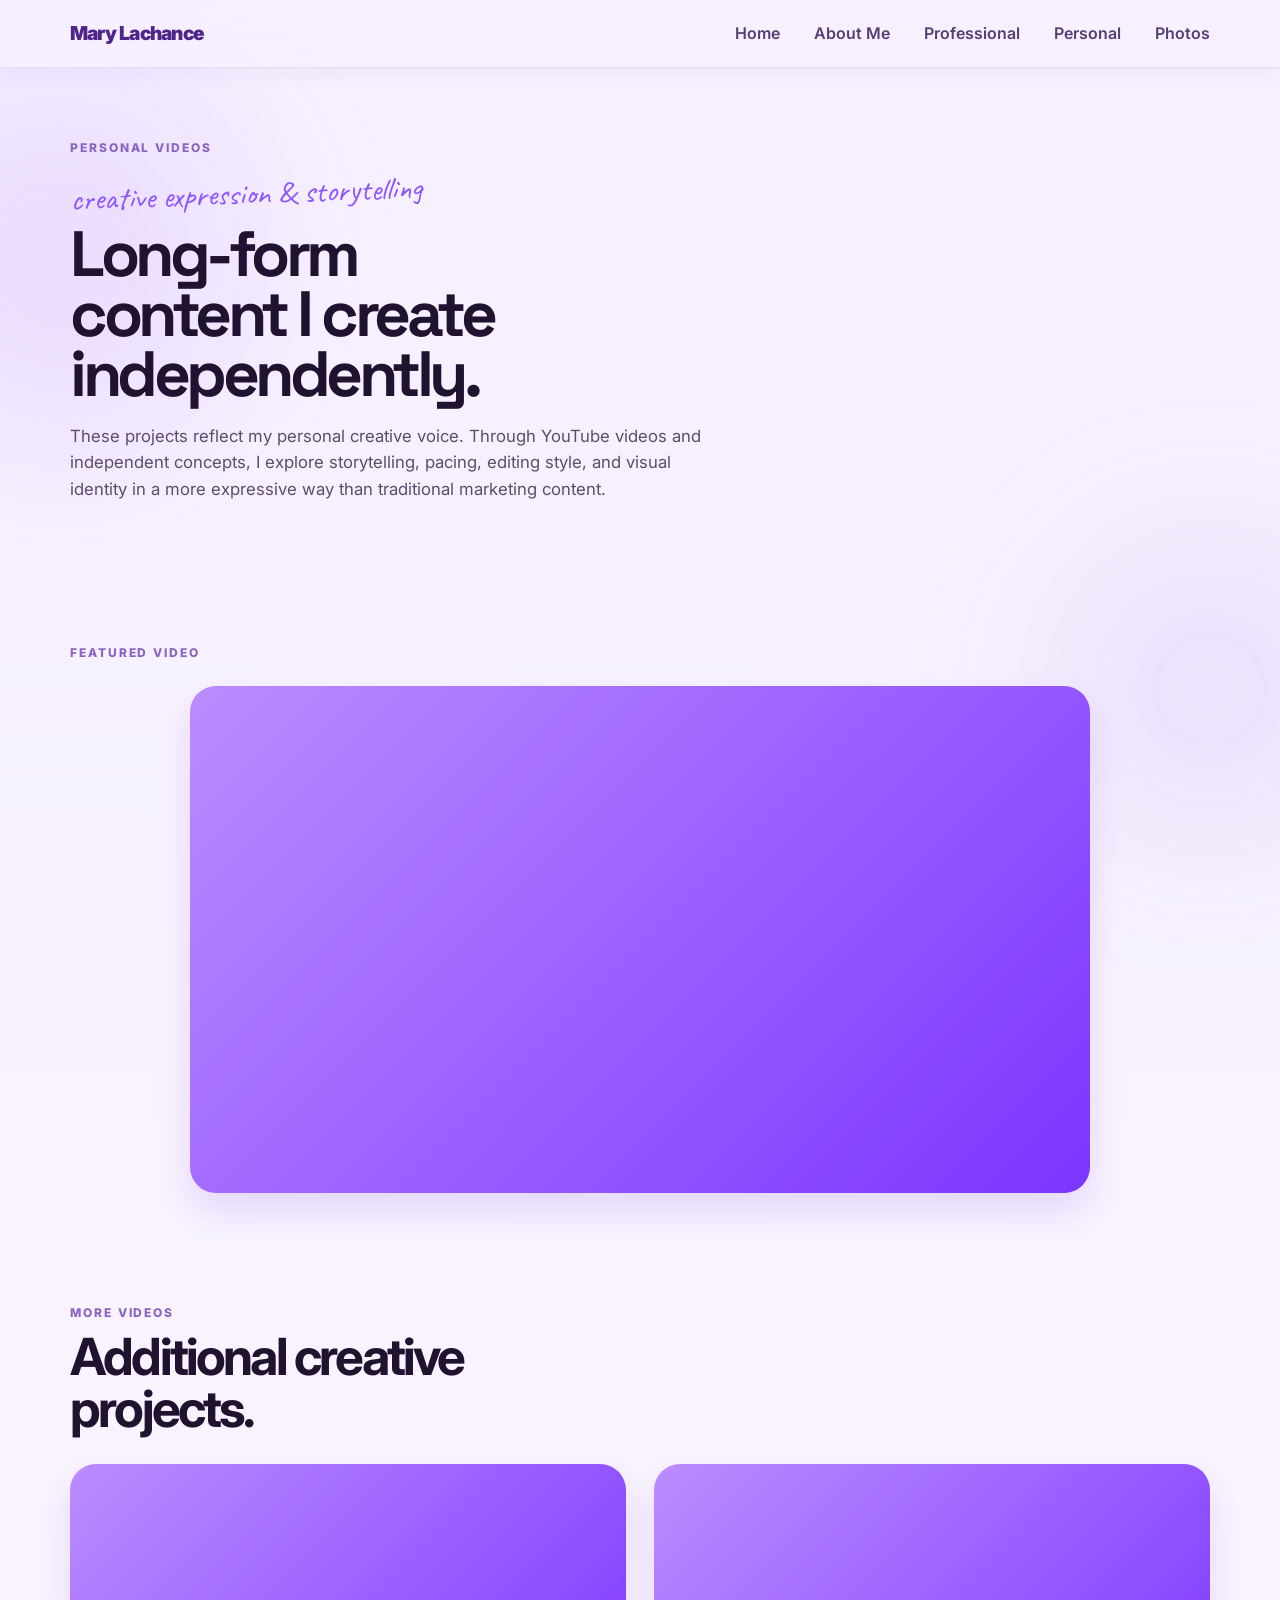
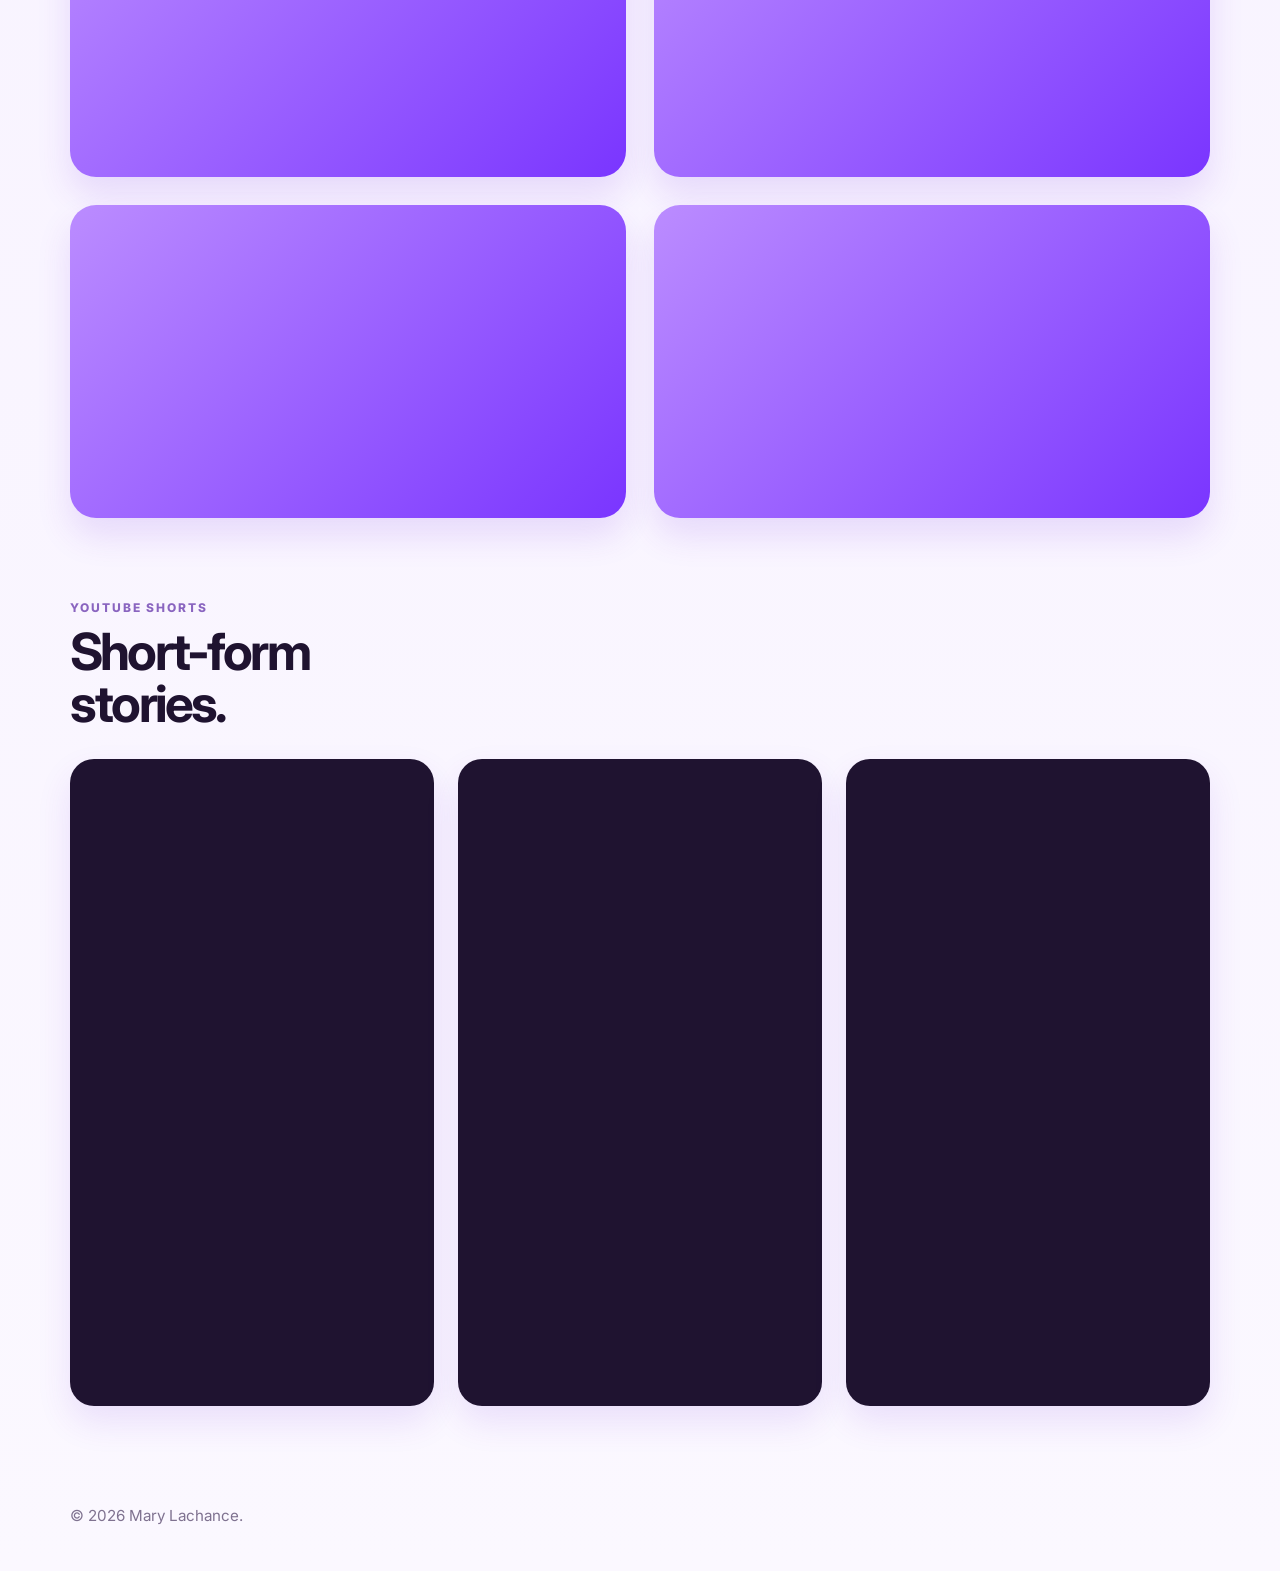
<file: personal.html>
<!DOCTYPE html>
<html lang="en">
<head>
  <meta charset="UTF-8" />
  <meta name="viewport" content="width=device-width, initial-scale=1.0" />
  <title>Personal Content | Mary Lachance</title>
  <link rel="stylesheet" href="style.css" />
</head>
<body>
  <div class="bg-orb orb-one"></div>
  <div class="bg-orb orb-two"></div>

  <header class="site-header">
    <nav class="navbar">
      <div class="logo"><a href="index.html">Mary Lachance</a></div>
      <ul class="nav-links">
  <li><a href="index.html">Home</a></li>
  <li><a href="about.html">About Me</a></li>
  <li><a href="professional.html">Professional</a></li>
  <li><a href="personal.html">Personal</a></li>
  <li><a href="photos.html">Photos</a></li>
</ul>
    </nav>
  </header>

  <main>
    <section class="subpage-hero">
      <div class="subpage-main">
        <p class="section-tag">Personal Videos</p>
        <p class="script-note section-script">creative expression & storytelling</p>
        <h1>Long-form content I create independently.</h1>
        <p class="subpage-intro">
          These projects reflect my personal creative voice. Through YouTube videos and independent concepts, I explore storytelling, pacing, editing style, and visual identity in a more expressive way than traditional marketing content.
        </p>
      </div>
    </section>
<section class="featured-video-section">
  <p class="section-tag">Featured Video</p>

  <div class="featured-youtube-wrap">
    <div class="youtube-frame">
      <iframe
        src="https://www.youtube.com/embed/oDjf-RXaOy0"
        title="YouTube video"
        allow="accelerometer; autoplay; clipboard-write; encrypted-media; gyroscope; picture-in-picture; web-share"
        allowfullscreen>
      </iframe>
    </div>
  </div>
</section>

    <section class="content-section" id="videos">
      <div class="section-heading">
        <p class="section-tag">More Videos</p>
        <h2>Additional creative projects.</h2>
      </div>

      <div class="youtube-grid">
        <div class="youtube-card">
          <div class="youtube-frame">
            <iframe
              src="https://www.youtube.com/embed/iouPGEyF3Co?si=onNGucOtjYOSIzYy"
        title="YouTube video"
        allow="accelerometer; autoplay; clipboard-write; encrypted-media; gyroscope; picture-in-picture; web-share"
        allowfullscreen>
            </iframe>
          </div>
        </div>

        <div class="youtube-card">
          <div class="youtube-frame">
            <iframe
              src="https://www.youtube.com/embed/c3FwcHIm1ng?si=DBEOSt0cR0dV9S43"
        title="YouTube video"
        allow="accelerometer; autoplay; clipboard-write; encrypted-media; gyroscope; picture-in-picture; web-share"
        allowfullscreen>
            </iframe>
          </div>
        </div>

        <div class="youtube-card">
          <div class="youtube-frame">
            <iframe
              src="https://www.youtube.com/embed/DXoUpY-foW4?si=NUte50hYjuyM2Y2o"
        title="YouTube video"
        allow="accelerometer; autoplay; clipboard-write; encrypted-media; gyroscope; picture-in-picture; web-share"
        allowfullscreen>
            </iframe>
          </div>
        </div>

        <div class="youtube-card">
          <div class="youtube-frame">
            <iframe
              src="https://www.youtube.com/embed/jRFBxzFSYM4?si=DpwmmYuuA4O4SVhu"
        title="YouTube video"
        allow="accelerometer; autoplay; clipboard-write; encrypted-media; gyroscope; picture-in-picture; web-share"
        allowfullscreen>
            </iframe>
          </div>
        </div>
      </div>
    </section>
<section class="content-section" id="youtube-shorts">
  <div class="section-heading">
    <p class="section-tag">YouTube Shorts</p>
    <h2>Short-form stories.</h2>
  </div>

  <div class="shorts-grid">
    <div class="shorts-frame">
      <iframe
        src="https://www.youtube.com/embed/WPTp151G8KM"
        title="YouTube Short 1"
        loading="lazy"
        allow="accelerometer; autoplay; clipboard-write; encrypted-media; gyroscope; picture-in-picture; web-share"
        allowfullscreen>
      </iframe>
    </div>

    <div class="shorts-frame">
      <iframe
        src="https://www.youtube.com/embed/GpQzfOF0fUc"
        title="YouTube Short 2"
        loading="lazy"
        allow="accelerometer; autoplay; clipboard-write; encrypted-media; gyroscope; picture-in-picture; web-share"
        allowfullscreen>
      </iframe>
    </div>

    <div class="shorts-frame">
      <iframe
        src="https://www.youtube.com/embed/l553DWqx4SM"
        title="YouTube Short 3"
        loading="lazy"
        allow="accelerometer; autoplay; clipboard-write; encrypted-media; gyroscope; picture-in-picture; web-share"
        allowfullscreen>
      </iframe>
    </div>
  </div>
</section>
  </main>

  <footer class="site-footer">
    <p>© 2026 Mary Lachance.</p>
  </footer>
</body>
</html>
</file>
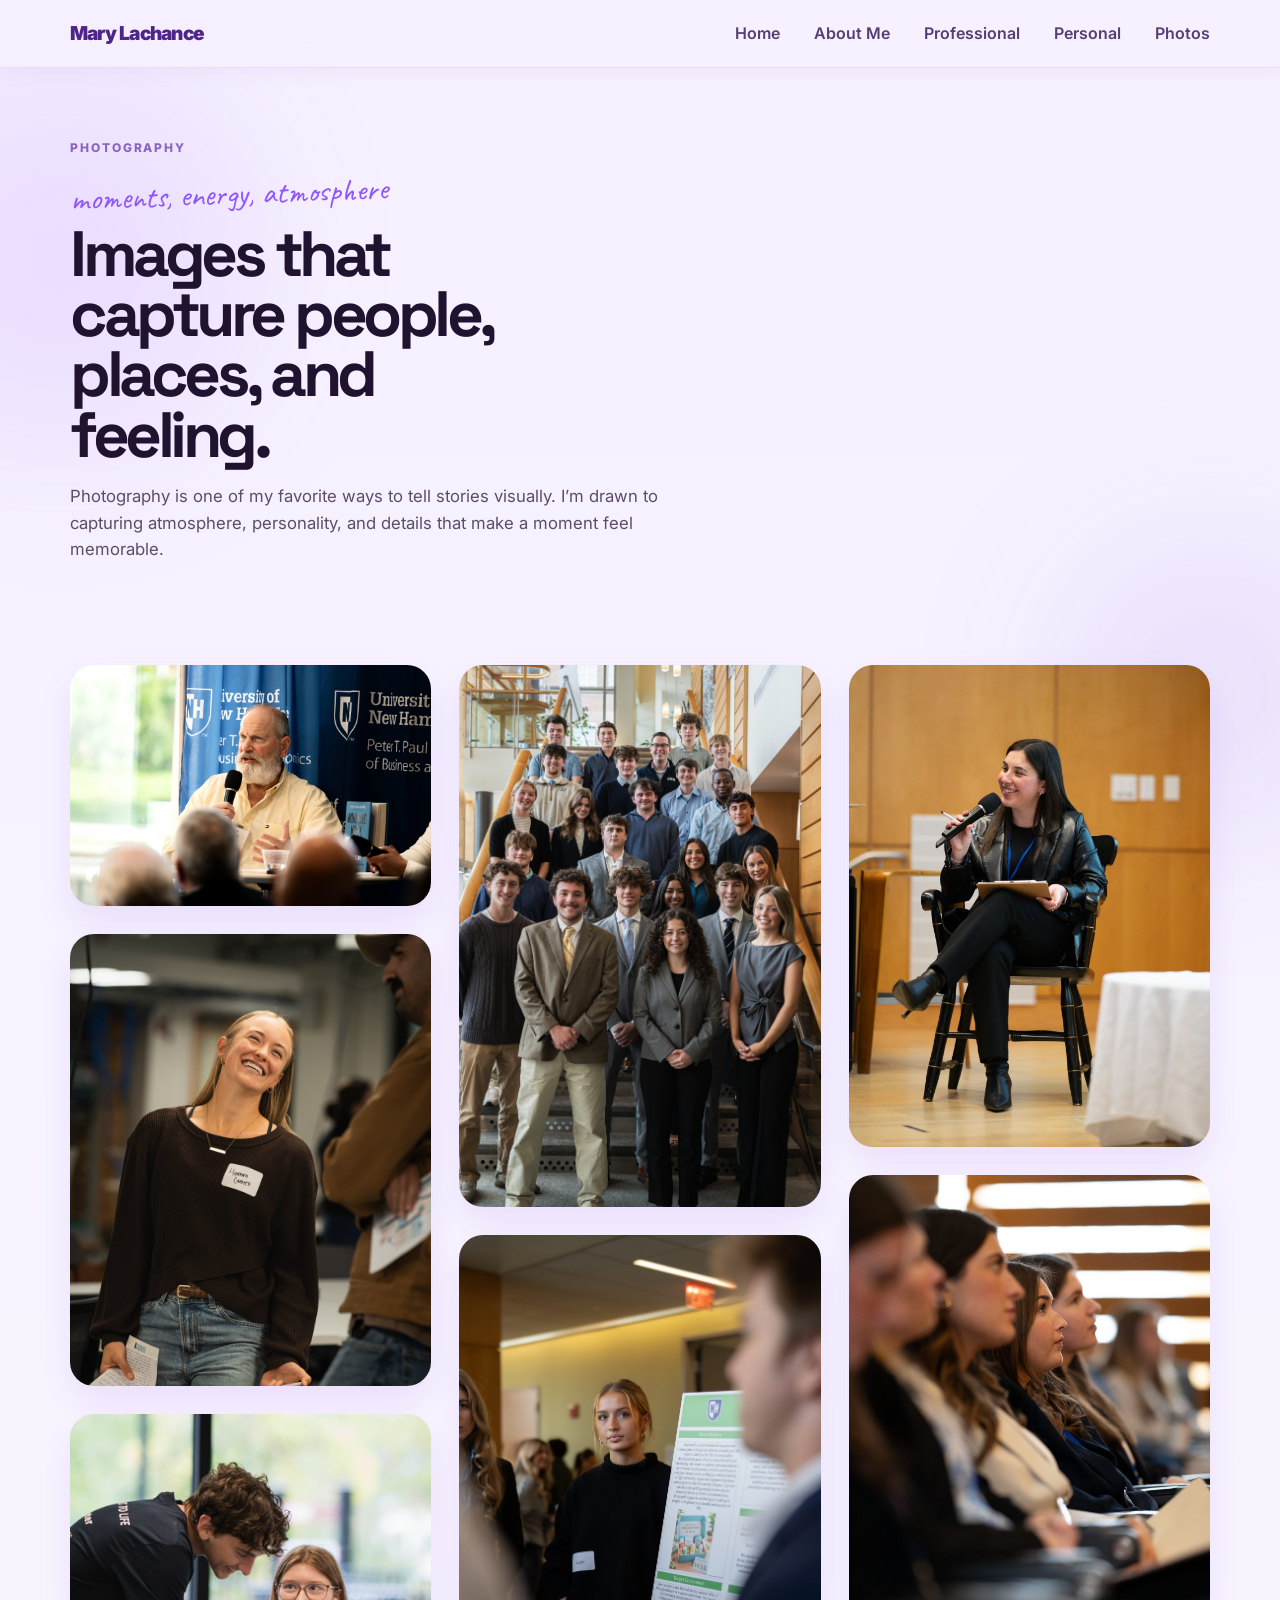
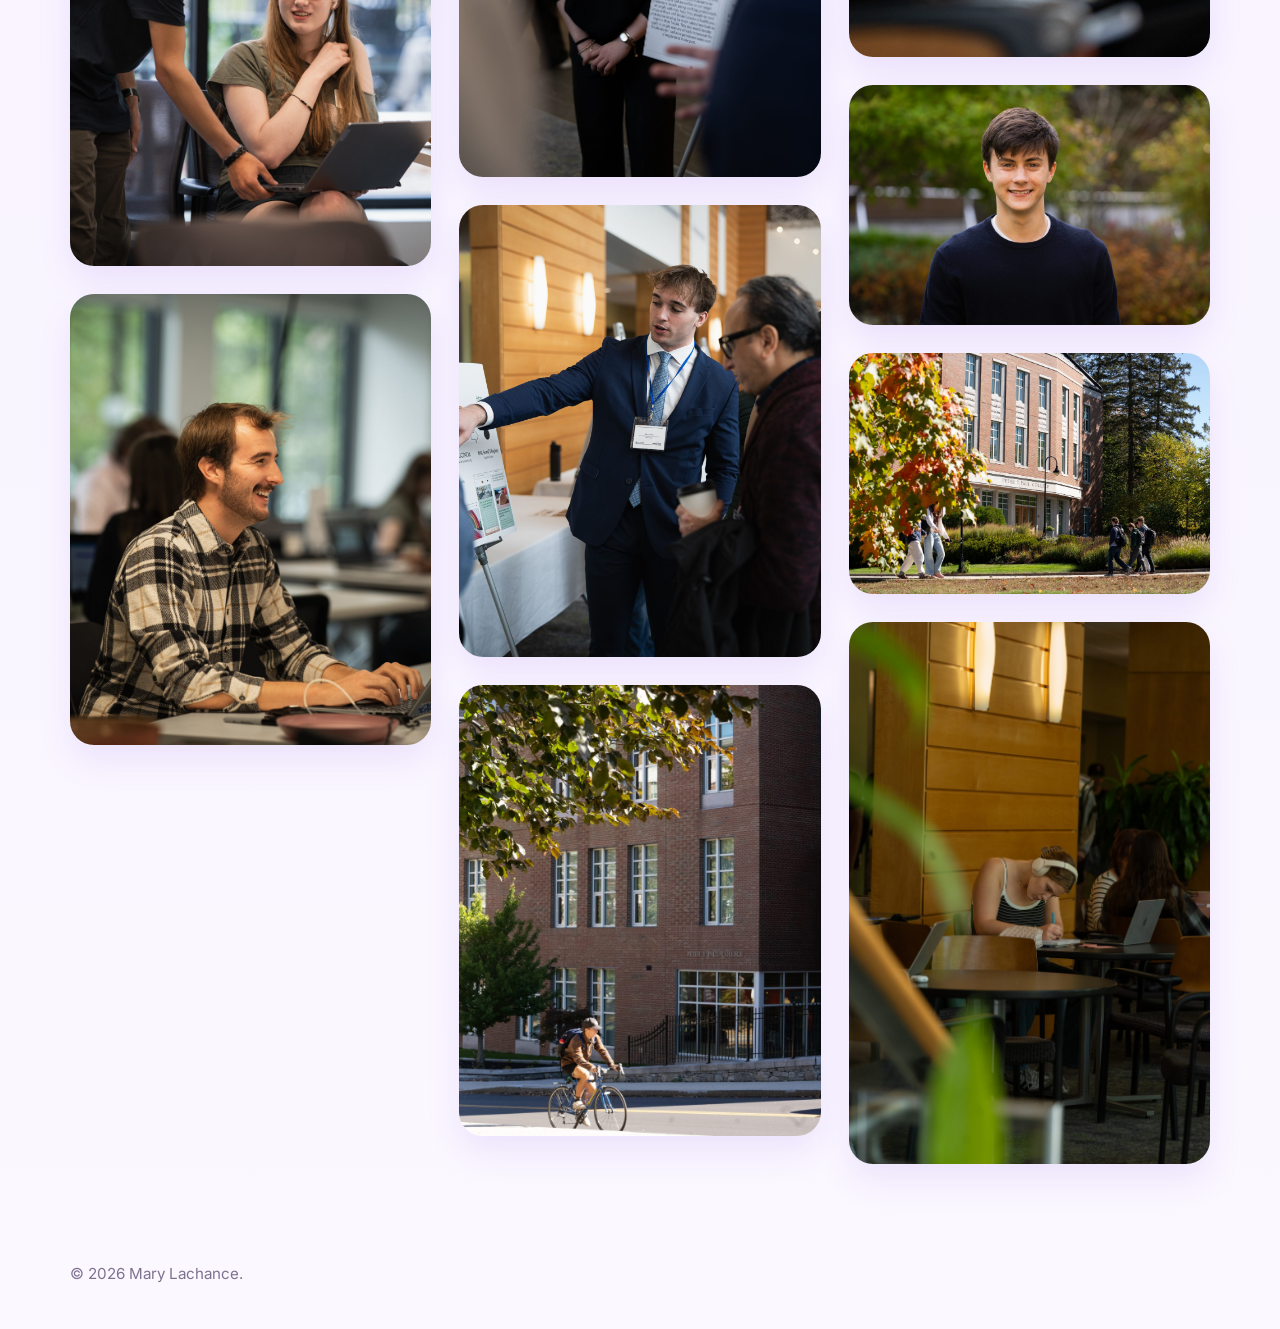
<file: photos.html>
<!DOCTYPE html>
<html lang="en">
<head>
  <meta charset="UTF-8" />
  <meta name="viewport" content="width=device-width, initial-scale=1.0" />
  <title>Photography | Mary Lachance</title>
  <link rel="stylesheet" href="style.css" />
</head>
<body>
  <div class="bg-orb orb-one"></div>
  <div class="bg-orb orb-two"></div>

  <header class="site-header">
    <nav class="navbar">
      <div class="logo"><a href="index.html">Mary Lachance</a></div>
      <ul class="nav-links">
  <li><a href="index.html">Home</a></li>
  <li><a href="about.html">About Me</a></li>
  <li><a href="professional.html">Professional</a></li>
  <li><a href="personal.html">Personal</a></li>
  <li><a href="photos.html">Photos</a></li>
</ul>
    </nav>
  </header>

  <main>
    <section class="subpage-hero">
      <div class="subpage-main">
        <p class="section-tag">Photography</p>
        <p class="script-note section-script">moments, energy, atmosphere</p>
        <h1>Images that capture people, places, and feeling.</h1>
        <p class="subpage-intro">
          Photography is one of my favorite ways to tell stories visually. I’m drawn to capturing atmosphere, personality, and details that make a moment feel memorable.
        </p>
      </div>
    </section>

    <section class="photo-gallery-section" id="gallery">
    

      <div class="photo-gallery-grid">
  <div class="gallery-item">
    <img src="images/DavidCote1.jpg"
         alt="Speaker at a Paul College event"
         loading="lazy">
  </div>

  <div class="gallery-item">
    <img src="images/ECenter1.jpg"
         alt="Participant at an ECenter event"
         loading="lazy">
  </div>

  <div class="gallery-item">
    <img src="images/ECenter2.jpg"
         alt="Students collaborating at the ECenter"
         loading="lazy">
  </div>

  <div class="gallery-item">
    <img src="images/ECenter3.jpg"
         alt="Student working at the ECenter"
         loading="lazy">
  </div>

  <div class="gallery-item">
    <img src="images/FIREURC1.jpg"
         alt="Group portrait at the FIRE undergraduate research conference"
         loading="lazy">
  </div>

  <div class="gallery-item">
    <img src="images/FIREURC2.jpg"
         alt="Student presenting at the FIRE undergraduate research conference"
         loading="lazy">
  </div>

  <div class="gallery-item">
    <img src="images/MACSMAC1.jpeg"
         alt="Discussion at a MACSMAC event"
         loading="lazy">
  </div>
 <div class="gallery-item">
    <img src="images/Scenic1.jpg"
         alt="Cyclist passing a campus building"
         loading="lazy">
  </div>
  <div class="gallery-item">
    <img src="images/MACSMAC2.jpeg"
         alt="Speaker seated onstage at a MACSMAC event"
         loading="lazy">
  </div>

  <div class="gallery-item">
    <img src="images/MACSMAC3.jpeg"
         alt="Audience members at a MACSMAC event"
         loading="lazy">
  </div>

  <div class="gallery-item">
    <img src="images/Ryan1.jpg"
         alt="Outdoor portrait of Ryan"
         loading="lazy">
  </div>


  <div class="gallery-item">
    <img src="images/Scenic2.jpg"
         alt="Campus buildings and fall foliage"
         loading="lazy">
  </div>

  <div class="gallery-item">
    <img src="images/Scenicc3.jpg"
         alt="Campus interior framed by greenery"
         loading="lazy">
  </div>
</div>


    </section>
  </main>

  <footer class="site-footer">
    <p>© 2026 Mary Lachance.</p>
  </footer>
</body>
</html>
</file>
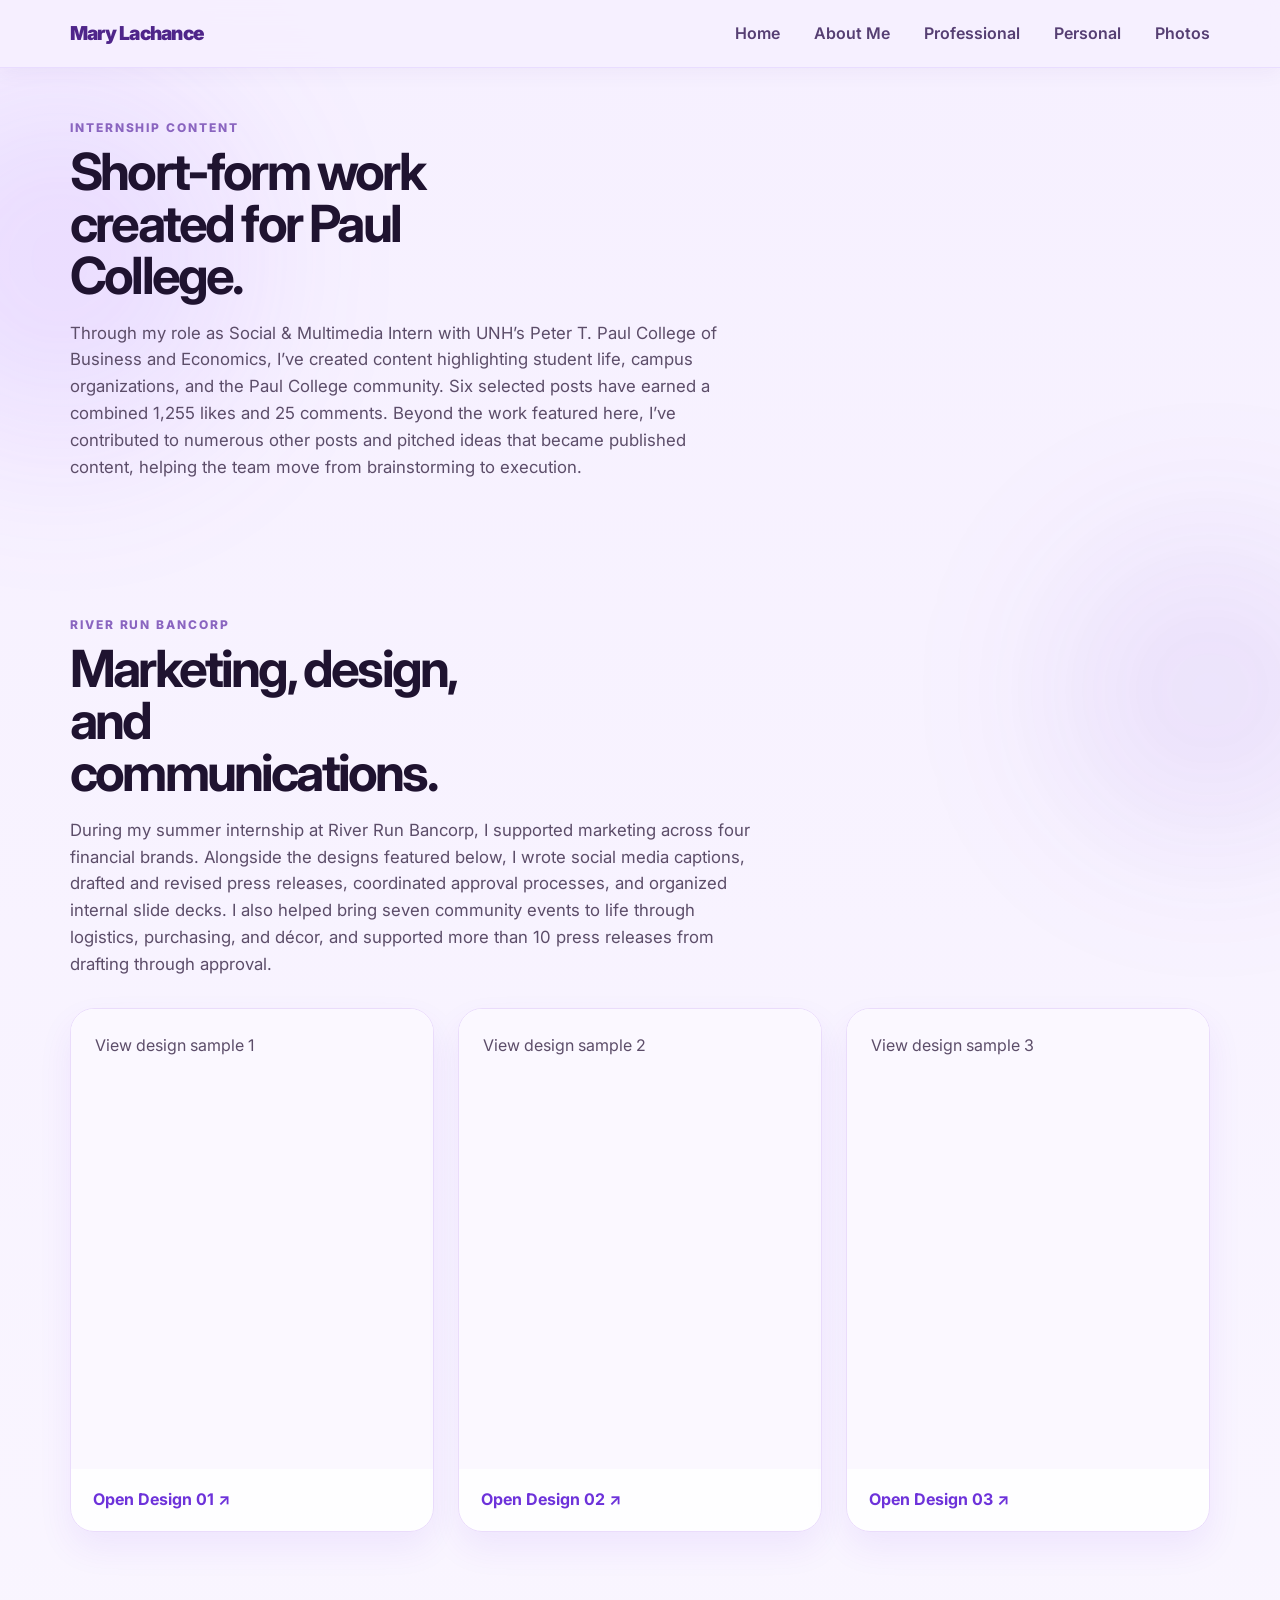
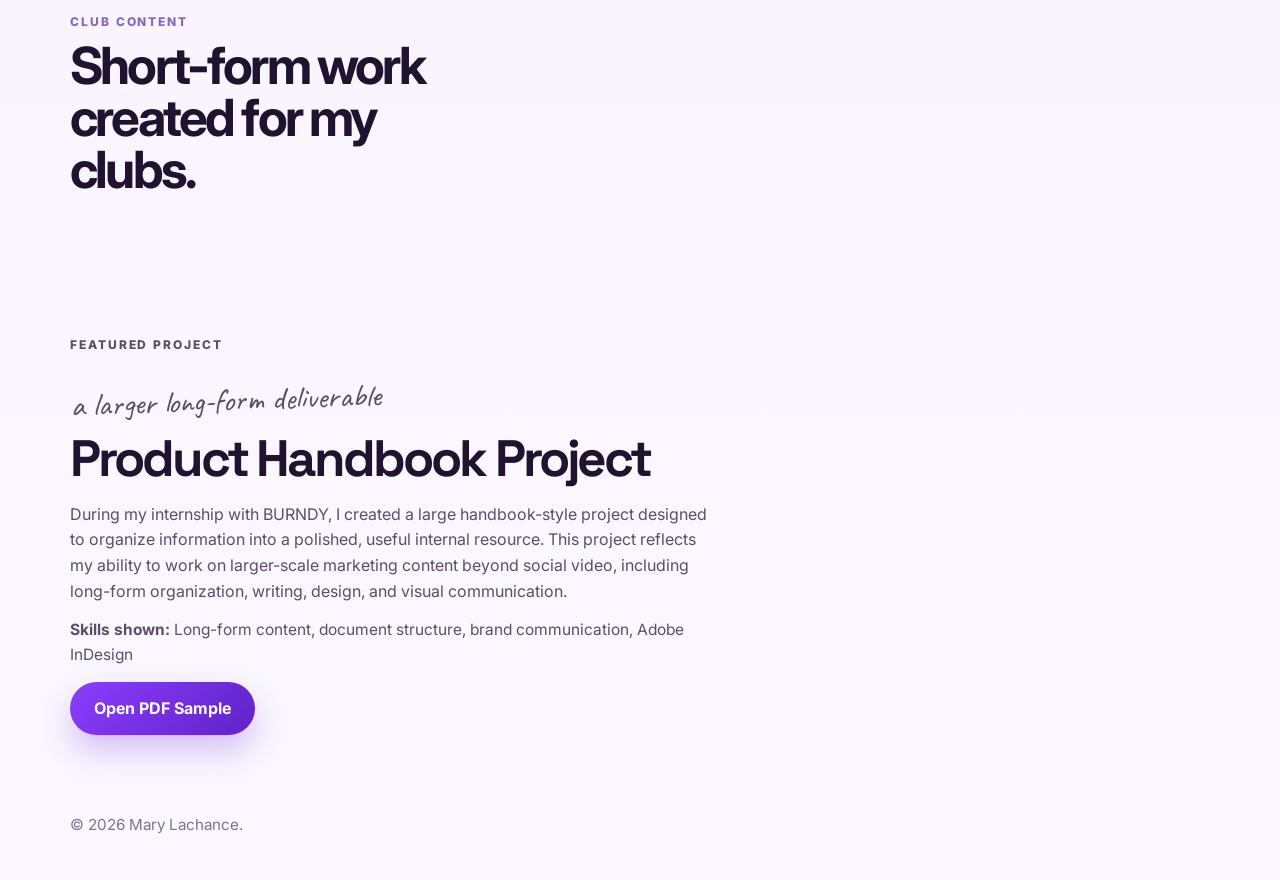
<file: professional.html>
<!DOCTYPE html>
<html lang="en">
<head>
  <meta charset="UTF-8" />
  <meta name="viewport" content="width=device-width, initial-scale=1.0" />
  <title>Professional Content | Mary Lachance </title>
  <link rel="stylesheet" href="style.css" />
</head>
<body>
  <div class="bg-orb orb-one"></div>
  <div class="bg-orb orb-two"></div>

  <header class="site-header">
    <nav class="navbar">
      <div class="logo"><a href="index.html">Mary Lachance</a></div>
      <ul class="nav-links">
  <li><a href="index.html">Home</a></li>
  <li><a href="about.html">About Me</a></li>
  <li><a href="professional.html">Professional</a></li>
  <li><a href="personal.html">Personal</a></li>
  <li><a href="photos.html">Photos</a></li>
</ul>
    </nav>
  </header>

  <main>

    <section class="content-section" id="internship">
      <div class="section-heading">
  <p class="section-tag">Internship Content</p>
  <h2>Short-form work created for Paul College.</h2>
  <p class="subpage-intro">
    Through my role as Social & Multimedia Intern with UNH’s Peter T. Paul College
    of Business and Economics, I’ve created content highlighting
    student life, campus organizations, and the Paul College community.
    Six selected posts have earned a combined 1,255 likes and
    25 comments. Beyond the work featured here, I’ve contributed to
    numerous other posts and pitched ideas that became published
    content, helping the team move from brainstorming to execution.
  </p>
</div>

  <div class="video-grid">
    <article class="video-card instagram-card">
      <blockquote class="instagram-media"
        data-instgrm-permalink="https://www.instagram.com/reel/DdMkSjTAfJI/"
        data-instgrm-version="14">
      </blockquote>
    </article>

  <article class="video-card instagram-card">
  <blockquote class="instagram-media"
    data-instgrm-permalink="https://www.instagram.com/reel/DYM1MeRO6LL/?utm_source=ig_web_copy_link&stkn=MzRlODBiNWFlZA"
    data-instgrm-version="14">
  </blockquote>
</article>

    <article class="video-card instagram-card">
  <blockquote class="instagram-media"
    data-instgrm-permalink="https://www.instagram.com/reel/DVw4PVvDtAG/?utm_source=ig_embed&amp;utm_campaign=loading"
    data-instgrm-version="14">
  </blockquote>
</article>
<article class="video-card instagram-card">
  <blockquote class="instagram-media"
    data-instgrm-permalink="https://www.instagram.com/p/DXXpItTlIDF/"
    data-instgrm-version="14">
  </blockquote>
</article>

<article class="video-card instagram-card">
  <blockquote class="instagram-media"
    data-instgrm-permalink="https://www.instagram.com/p/DR22vZUD8YN/"
    data-instgrm-version="14">
  </blockquote>
</article>

<article class="video-card instagram-card">
  <blockquote class="instagram-media"
    data-instgrm-permalink="https://www.instagram.com/p/Dez5XHtl8tS/?utm_source=ig_web_copy_link&cplk=MzRlODBiNWFlZA==&srtk=MzRlODBiNWFlZA=="
    data-instgrm-version="14">
  </blockquote>
</article>
</section>
<section class="content-section" id="river-run">
  <div class="section-heading">
    <p class="section-tag">River Run Bancorp</p>
    <h2>Marketing, design, and communications.</h2>
    <p class="subpage-intro">
      During my summer internship at River Run Bancorp, I supported
      marketing across four financial brands. Alongside the designs
      featured below, I wrote social media captions, drafted and
      revised press releases, coordinated approval processes, and
      organized internal slide decks. I also helped bring seven
      community events to life through logistics, purchasing, and
      décor, and supported more than 10 press releases from drafting
      through approval.
    </p>
  </div>

  <div class="river-run-grid">
    <article class="river-run-card">
      <object
        class="river-run-preview"
        data="images/RR1.pdf"
        type="application/pdf"
        aria-label="River Run design sample 1">
        <p>
          <a href="images/RR1.pdf" target="_blank" rel="noopener">
            View design sample 1
          </a>
        </p>
      </object>
      <a class="river-run-link"
         href="images/RR1.pdf"
         target="_blank"
         rel="noopener">
        Open Design 01 ↗
      </a>
    </article>

    <article class="river-run-card">
      <object
        class="river-run-preview"
        data="images/RR2.pdf"
        type="application/pdf"
        aria-label="River Run design sample 2">
        <p>
          <a href="images/RR2.pdf" target="_blank" rel="noopener">
            View design sample 2
          </a>
        </p>
      </object>
      <a class="river-run-link"
         href="images/RR2.pdf"
         target="_blank"
         rel="noopener">
        Open Design 02 ↗
      </a>
    </article>

    <article class="river-run-card">
      <object
        class="river-run-preview"
        data="images/RR3.pdf"
        type="application/pdf"
        aria-label="River Run design sample 3">
        <p>
          <a href="images/RR3.pdf" target="_blank" rel="noopener">
            View design sample 3
          </a>
        </p>
      </object>
      <a class="river-run-link"
         href="images/RR3.pdf"
         target="_blank"
         rel="noopener">
        Open Design 03 ↗
      </a>
    </article>
  </div>
</section>
 <section class="content-section" id="clubs">
      <div class="section-heading">
        <p class="section-tag">Club Content</p>
        <h2>Short-form work created for my clubs.</h2>
      </div>

  <div class="video-grid">
    <article class="video-card instagram-card">
  <blockquote class="instagram-media"
    data-instgrm-permalink="https://www.instagram.com/reel/DPmu6oOjSUO/?utm_source=ig_embed&amp;utm_campaign=loading"
    data-instgrm-version="14">
  </blockquote>
</article>

  <article class="video-card instagram-card">
  <blockquote class="instagram-media"
    data-instgrm-permalink="https://www.instagram.com/reel/DQ4WW7rjbjc/?utm_source=ig_embed&amp;utm_campaign=loading"
    data-instgrm-version="14">
  </blockquote>
</article>

    <article class="video-card instagram-card">
  <blockquote class="instagram-media"
    data-instgrm-permalink="https://www.instagram.com/reel/DU9hpVwDck1/?utm_source=ig_embed&amp;utm_campaign=loading"
    data-instgrm-version="14">
  </blockquote>
</article>
</section>
    <section class="featured-project-block" id="featured-project">
      <div class="featured-project-text">
        <p class="section-tag">Featured Project</p>
        <p class="script-note section-script">a larger long-form deliverable</p>
        <h2>Product Handbook Project</h2>
        <p>
          During my internship with BURNDY, I created a large handbook-style project designed to organize information into a polished, useful internal resource. This project reflects my ability to work on larger-scale marketing content beyond social video, including long-form organization, writing, design, and visual communication.
        </p>
        <p class="meta-line"><strong>Skills shown:</strong> Long-form content, document structure, brand communication, Adobe InDesign</p>
        <a href="images/BOK.pdf" class="btn btn-dark" target="_blank">Open PDF Sample</a>
      </div>
    </section>
  </main>

  <footer class="site-footer">
    <p>© 2026 Mary Lachance.</p>
  </footer>
<script async src="https://www.instagram.com/embed.js"></script>
</body>
</html>
</file>
<file: style.css>
@import url('https://fonts.googleapis.com/css2?family=Inter:wght@400;500;600;700;800;900&family=Caveat:wght@600&family=Space+Grotesk:wght@500;700&display=swap');


* {
  margin: 0;
  padding: 0;
  box-sizing: border-box;
}

html {
  scroll-behavior: smooth;
}

body {
  font-family: 'Inter', sans-serif;
  background: linear-gradient(180deg, #f6f0ff 0%, #fbf8ff 100%);
  color: #1f1330;
  line-height: 1.6;
  overflow-x: hidden;
  position: relative;
}

a {
  text-decoration: none;
  color: inherit;
}

.bg-orb {
  position: fixed;
  border-radius: 50%;
  filter: blur(90px);
  opacity: 0.55;
  z-index: -2;
  pointer-events: none;
}

.orb-one {
  width: 360px;
  height: 360px;
  background: rgba(156, 92, 255, 0.25);
  top: 80px;
  left: -120px;
}

.orb-two {
  width: 300px;
  height: 300px;
  background: rgba(112, 58, 210, 0.18);
  right: -80px;
  top: 540px;
}


/* Sticky navigation - desktop and mobile */
.site-header {
  padding: 18px 0;
  position: sticky;
  top: 0;
  z-index: 1000;

  /* Matches your existing lavender website aesthetic */
  background: rgba(246, 240, 255, 0.94);
  backdrop-filter: blur(14px);
  -webkit-backdrop-filter: blur(14px);

  border-bottom: 1px solid rgba(143, 85, 255, 0.12);
  box-shadow: 0 4px 20px rgba(79, 37, 138, 0.05);
}


.navbar,
.hero,
.about-section,
.featured-section,
.contact-section,
.site-footer {
  width: min(1140px, 90%);
  margin: 0 auto;
}

.navbar {
  display: flex;
  justify-content: space-between;
  align-items: center;
}

.logo {
  font-size: 1.2rem;
  font-weight: 900;
  letter-spacing: -0.04em;
  color: #4f258a;
}

.nav-links {
  display: flex;
  gap: 34px;
  list-style: none;
}

.nav-links a {
  color: #563f73;
  font-weight: 600;
  position: relative;
  transition: color 0.2s ease;
}

.nav-links a::after {
  content: "";
  position: absolute;
  left: 0;
  bottom: -5px;
  width: 0;
  height: 2px;
  background: linear-gradient(90deg, #7a35ff, #bb8cff);
  transition: width 0.25s ease;
}

.nav-links a:hover {
  color: #6b2ed9;
}

.nav-links a:hover::after {
  width: 100%;
}

.hero {
  min-height: 88vh;
  display: grid;
  grid-template-columns: 1.1fr 0.9fr;
  align-items: center;
  gap: 44px;
  padding: 40px 0 90px;
}

.eyebrow,
.section-tag,
.mini-label,
.card-kicker {
  text-transform: uppercase;
  letter-spacing: 0.16em;
  font-size: 0.75rem;
  font-weight: 800;
  color: #8a65c0;
}

.script-note {
  font-family: 'Caveat', cursive;
  font-size: 2rem;
  color: #8f55ff;
  margin-top: 6px;
  margin-bottom: 8px;
  transform: rotate(-2deg);
}

.hero h1 {
  font-family: 'Space Grotesk', sans-serif;
  font-size: clamp(3.4rem, 7vw, 6rem);
  line-height: 0.9;
  letter-spacing: -0.08em;
  max-width: 8.5ch;
  margin-top: 8px;
}

.hero-description {
  margin-top: 24px;
  max-width: 580px;
  font-size: 1.08rem;
  color: #5b496d;
}

.hero-buttons {
  display: flex;
  gap: 16px;
  margin-top: 34px;
  flex-wrap: wrap;
}

.btn {
  display: inline-block;
  padding: 14px 24px;
  border-radius: 999px;
  font-weight: 700;
  transition: transform 0.2s ease, box-shadow 0.2s ease, background 0.2s ease;
}

.btn:hover {
  transform: translateY(-3px);
}

.btn-dark {
  background: linear-gradient(135deg, #8b3dff, #5f22c7);
  color: white;
  box-shadow: 0 16px 32px rgba(110, 53, 210, 0.28);
}

.btn-dark:hover {
  box-shadow: 0 20px 36px rgba(110, 53, 210, 0.34);
}

.btn-light {
  border: 1px solid #d7c6f7;
  background: rgba(255, 255, 255, 0.7);
  color: #4f2f6f;
}

.hero-tags {
  display: flex;
  gap: 12px;
  flex-wrap: wrap;
  margin-top: 28px;
}

.hero-tags span {
  padding: 9px 14px;
  border-radius: 999px;
  background: rgba(143, 85, 255, 0.1);
  border: 1px solid rgba(143, 85, 255, 0.16);
  color: #6937b7;
  font-size: 0.93rem;
  font-weight: 600;
}

.hero-visual {
  position: relative;
  min-height: 540px;
}

.visual-main {
  position: absolute;
  right: 20px;
  top: 40px;
  width: 78%;
  height: 390px;
  border-radius: 34px;
  box-shadow: 0 30px 60px rgba(92, 39, 180, 0.28);
  overflow: hidden;
  transform: rotate(2deg);
  background: #8a4cff;
}

.hero-photo {
  width: 100%;
  height: 100%;
  object-fit: cover;
  display: block;
}

.visual-overlay {
  position: absolute;
  inset: 0;
  background: linear-gradient(
    180deg,
    rgba(111, 49, 221, 0.18) 0%,
    rgba(76, 22, 160, 0.42) 100%
  );
  z-index: 1;
}


.visual-main::before {
  content: "";
  position: absolute;
  inset: 18px;
  border-radius: 26px;
  border: 1px solid rgba(255, 255, 255, 0.25);
}

.visual-main::after {
  content: "";
  position: absolute;
  width: 220px;
  height: 220px;
  background: rgba(255, 255, 255, 0.14);
  border-radius: 50%;
  top: -40px;
  right: -30px;
}

.visual-overlay-text {
  position: absolute;
  left: 34px;
  bottom: 34px;
  color: white;
  z-index: 2;
}

.visual-overlay-text .mini-label {
  color: rgba(255, 255, 255, 0.75);
  margin-bottom: 8px;
}

.visual-overlay-text h3 {
  font-size: 2rem;
  line-height: 1;
  max-width: 10ch;
  letter-spacing: -0.05em;
  text-shadow: 0 8px 24px rgba(0, 0, 0, 0.18);
}


.floating-card {
  position: absolute;
  background: rgba(255, 255, 255, 0.82);
  backdrop-filter: blur(12px);
  border: 1px solid rgba(139, 61, 255, 0.12);
  border-radius: 24px;
  padding: 20px 22px;
  box-shadow: 0 16px 28px rgba(74, 31, 148, 0.12);
  max-width: 250px;
}

.floating-card p:last-child {
  color: #563f73;
  font-size: 0.97rem;
  margin-top: 6px;
}

.top-card {
  left: 0;
  top: 0;
}

.bottom-card {
  right: 0;
  bottom: 20px;
}

.sparkle {
  position: absolute;
  color: #9a63ff;
  font-size: 1.5rem;
  opacity: 0.9;
}

.sparkle-one {
  top: -40px;
  left: 70px;
}

.sparkle-two {
  bottom: 70px;
  left: 95px;
}

.about-section {
  display: grid;
  grid-template-columns: 1.1fr 0.9fr;
  gap: 30px;
  align-items: start;
  padding: 85px 0;
}

.section-script {
  margin-bottom: 2px;
}

.about-text-column h2,
.section-heading h2,
.contact-section h2 {
  font-size: clamp(2.2rem, 4vw, 3.3rem);
  line-height: 1.02;
  letter-spacing: -0.055em;
  margin: 8px 0 18px;
  max-width: 12ch;
}

.about-text {
  max-width: 720px;
  color: #584867;
  font-size: 1.05rem;
}

.subtle-line {
  margin-top: 18px;
  font-weight: 600;
  color: #7f4fcb;
}

.skills-panel {
  background: linear-gradient(180deg, rgba(255, 255, 255, 0.86), rgba(248, 241, 255, 0.88));
  border: 1px solid #e7daf9;
  border-radius: 30px;
  padding: 30px;
  box-shadow: 0 20px 40px rgba(109, 51, 209, 0.08);
}

.skills-title {
  font-size: 0.9rem;
  text-transform: uppercase;
  letter-spacing: 0.16em;
  font-weight: 900;
  color: #7e59ae;
  margin-bottom: 18px;
}

.skills-pills {
  display: flex;
  flex-wrap: wrap;
  gap: 12px;
}

.skills-pills span {
  padding: 11px 15px;
  border-radius: 999px;
  background: linear-gradient(135deg, #f0e6ff, #e6d7ff);
  color: #5d35a0;
  border: 1px solid #dac6fb;
  font-size: 0.95rem;
  font-weight: 600;
  transition: transform 0.2s ease, box-shadow 0.2s ease;
}

.skills-pills span:hover {
  transform: translateY(-2px);
  box-shadow: 0 10px 18px rgba(122, 53, 255, 0.12);
}

.featured-section {
  padding: 90px 0;
}

.section-heading {
  margin-bottom: 30px;
}

.card-grid {
  display: grid;
  grid-template-columns: repeat(3, 1fr);
  gap: 24px;
  align-items: start;
}

.work-card {
  background: rgba(255, 255, 255, 0.84);
  border: 1px solid #eadcfb;
  border-radius: 28px;
  overflow: hidden;
  box-shadow: 0 16px 34px rgba(117, 53, 224, 0.08);
  transition: transform 0.22s ease, box-shadow 0.22s ease;
}

.work-card:hover {
  transform: translateY(-10px);
  box-shadow: 0 22px 42px rgba(117, 53, 224, 0.16);
}

.featured-middle {
  transform: translateY(24px);
}

.featured-middle:hover {
  transform: translateY(14px);
}

.card-image {
  height: 240px;
  position: relative;
  overflow: hidden;
}

.card-image::after {
  content: "";
  position: absolute;
  width: 180px;
  height: 180px;
  border-radius: 50%;
  background: rgba(255, 255, 255, 0.12);
  right: -20px;
  top: -20px;
}

.card-number {
  position: absolute;
  left: 20px;
  bottom: 14px;
  font-size: 4rem;
  font-weight: 900;
  letter-spacing: -0.08em;
  color: rgba(255, 255, 255, 0.78);
}

.purple-one {
  background: linear-gradient(135deg, #8f54ff, #5a20cb);
}

.purple-two {
  background: linear-gradient(135deg, #bb8cff, #7a35ff);
}

.purple-three {
  background: linear-gradient(135deg, #c89eff, #6f35db);
}

.card-content {
  padding: 24px;
}

.card-kicker {
  margin-bottom: 10px;
}

.card-content h3 {
  font-size: 1.45rem;
  line-height: 1.03;
  letter-spacing: -0.045em;
  margin-bottom: 12px;
}

.card-content p {
  color: #5d4f6a;
  margin-bottom: 16px;
}

.card-content a {
  color: #6d32da;
  font-weight: 800;
}

.card-content a:hover {
  color: #531db6;
}

.contact-section {
  padding: 90px 0 34px;
}

.contact-text {
  max-width: 600px;
  color: #5d4f6a;
  margin: 12px 0 24px;
}

.site-footer {
  padding: 28px 0 42px;
  color: #7f7290;
  font-size: 0.95rem;
}

@media (max-width: 980px) {
  .hero,
  .about-section {
    grid-template-columns: 1fr;
  }

  .hero {
    min-height: auto;
    padding-top: 20px;
  }

  .hero h1 {
    max-width: 100%;
  }

  .hero-visual {
    min-height: 500px;
    margin-top: 10px;
  }

  .visual-main {
    width: 74%;
  }

  .card-grid {
    grid-template-columns: 1fr;
  }

  .featured-middle {
    transform: translateY(0);
  }

  .featured-middle:hover {
    transform: translateY(-10px);
  }
}

@media (max-width: 640px) {
  .navbar {
    flex-direction: column;
    gap: 18px;
  }

  .nav-links {
    gap: 18px;
    flex-wrap: wrap;
    justify-content: center;
  }

  .hero-buttons {
    flex-direction: column;
    align-items: flex-start;
  }

  .hero-visual {
    min-height: 460px;
  }

  .visual-main {
    position: relative;
    width: 100%;
    right: 0;
    top: 40px;
    height: 300px;
  }

  .top-card,
  .bottom-card {
    position: absolute;
    max-width: 210px;
  }

  .top-card {
    top: 0;
    left: 0;
  }

  .bottom-card {
    right: 0;
    bottom: 10px;
  }

  .script-note {
    font-size: 1.65rem;
  }

  .card-number {
    font-size: 3.2rem;
  }
}
.subpage-hero,
.content-section,
.featured-project-block {
  width: min(1140px, 90%);
  margin: 0 auto;
}

.subpage-hero {
  padding: 70px 0 60px;
  display: grid;
  grid-template-columns: 1.15fr 0.85fr;
  gap: 28px;
  align-items: end;
}

.subpage-hero h1 {
  font-family: 'Space Grotesk', sans-serif;
  font-size: clamp(2.8rem, 5vw, 4.6rem);
  line-height: 0.94;
  letter-spacing: -0.07em;
  max-width: 11ch;
  margin: 10px 0 18px;
}

.subpage-intro {
  max-width: 680px;
  font-size: 1.05rem;
  color: #5c4d69;
}

.subpage-sidecard {
  background: rgba(255, 255, 255, 0.82);
  border: 1px solid #eadcfb;
  border-radius: 28px;
  padding: 28px;
  box-shadow: 0 16px 34px rgba(117, 53, 224, 0.08);
}

.subpage-sidecard h3 {
  font-family: 'Space Grotesk', sans-serif;
  font-size: 1.5rem;
  line-height: 1;
  letter-spacing: -0.05em;
  margin: 10px 0 14px;
  color: #24182e;
}

.subpage-sidecard p {
  color: #5d4f6a;
  margin-bottom: 12px;
}

.quick-pills {
  display: flex;
  flex-wrap: wrap;
  gap: 10px;
  margin-top: 14px;
}

.quick-pills span {
  padding: 9px 13px;
  border-radius: 999px;
  background: linear-gradient(135deg, #f0e6ff, #e6d7ff);
  color: #5d35a0;
  border: 1px solid #dac6fb;
  font-size: 0.9rem;
  font-weight: 600;
}


.content-section {
  padding: 50px 0 30px;
}

.video-grid {
  display: grid;
  grid-template-columns: repeat(3, 1fr);
  gap: 24px;
  margin-top: 28px;
}

.video-card {
  background: transparent;
  border: none;
  box-shadow: none;
  padding: 0;
  display: block;
}

.video-frame {
  width: 100%;
  aspect-ratio: 9 / 16;
  border-radius: 24px;
  overflow: hidden;
  background: linear-gradient(135deg, #8f54ff, #5a20cb);
  box-shadow: 0 16px 34px rgba(117, 53, 224, 0.12);
}

.video-frame iframe,
.video-frame video,
.video-frame img {
  width: 100%;
  height: 100%;
  border: 0;
  display: block;
}

.video-info {
  display: none;
}

@media (max-width: 900px) {
  .subpage-hero,
  .featured-project-block {
    grid-template-columns: 1fr;
  }

  .video-grid {
    grid-template-columns: repeat(2, 1fr);
  }
}

@media (max-width: 640px) {
  .video-grid {
    grid-template-columns: 1fr;
  }
}


.meta-line {
  font-size: 0.97rem;
}

.featured-project-block {
  padding: 80px 0 50px;
  display: grid;
  grid-template-columns: 1.15fr 0.85fr;
  gap: 28px;
  align-items: center;
}

.featured-project-text h2 {
  font-family: 'Space Grotesk', sans-serif;
  font-size: clamp(2.3rem, 4vw, 3.5rem);
  line-height: 0.98;
  letter-spacing: -0.06em;
  margin: 8px 0 18px;
}

.featured-project-text p {
  max-width: 700px;
  color: #5c4d69;
  margin-bottom: 14px;
}

.featured-project-card {
  background: linear-gradient(135deg, #8f54ff, #5a20cb);
  color: white;
  border-radius: 30px;
  padding: 34px;
  box-shadow: 0 22px 42px rgba(117, 53, 224, 0.18);
  min-height: 260px;
  display: flex;
  flex-direction: column;
  justify-content: flex-end;
}

.featured-project-card .card-kicker {
  color: rgba(255, 255, 255, 0.75);
  margin-bottom: 10px;
}

.featured-project-card h3 {
  font-size: 2rem;
  line-height: 1;
  letter-spacing: -0.05em;
  margin-bottom: 12px;
}

.featured-project-card p {
  color: rgba(255, 255, 255, 0.9);
}

@media (max-width: 900px) {
  .subpage-hero,
  .featured-project-block {
    grid-template-columns: 1fr;
  }

  .video-grid {
    grid-template-columns: repeat(2, 1fr);
  }
}

@media (max-width: 640px) {
  .video-grid {
    grid-template-columns: 1fr;
  }
}

.featured-video-section {
  width: min(1140px, 90%);
  margin: 0 auto;
  padding: 50px 0 60px;
}

.featured-video-frame {
  margin-top: 18px;
  border-radius: 30px;
  overflow: hidden;
  aspect-ratio: 16 / 9;
  box-shadow: 0 24px 48px rgba(117, 53, 224, 0.16);
  background: linear-gradient(135deg, #8f54ff, #5a20cb);
}

.featured-video-frame iframe {
  width: 100%;
  height: 100%;
  border: 0;
  display: block;
}

.youtube-grid {
  display: grid;
  grid-template-columns: repeat(2, 1fr);
  gap: 28px;
  margin-top: 28px;
}

.youtube-frame {
  width: 100%;
  aspect-ratio: 16 / 9;
  border-radius: 26px;
  overflow: hidden;
  background: linear-gradient(135deg, #bb8cff, #7a35ff);
  box-shadow: 0 18px 34px rgba(117, 53, 224, 0.14);
}

.youtube-frame iframe {
  width: 100%;
  height: 100%;
  border: 0;
}

@media (max-width: 900px) {
  .youtube-grid {
    grid-template-columns: 1fr;
  }
}
.photo-feature-section,
.photo-gallery-section {
  width: min(1140px, 90%);
  margin: 0 auto;
}

.photo-feature-section {
  padding: 50px 0 60px;
}

.photo-feature-frame {
  margin-top: 18px;
  border-radius: 30px;
  overflow: hidden;
  aspect-ratio: 16 / 9;
  box-shadow: 0 24px 48px rgba(117, 53, 224, 0.16);
  background: linear-gradient(135deg, #8f54ff, #5a20cb);
}

.photo-feature-frame img {
  width: 100%;
  height: 100%;
  object-fit: cover;
  display: block;
}

.photo-gallery-section {
  width: min(1140px, 90%);
  margin: 0 auto;
  padding: 10px 0 70px;
}


.gallery-item:hover {
  transform: translateY(-6px);
  box-shadow: 0 22px 40px rgba(117, 53, 224, 0.16);
}

.photo-gallery-grid {
  column-count: 3;
  column-gap: 28px;   /* ← THIS controls horizontal space */
  margin-top: 32px;
}

.gallery-item {
  break-inside: avoid;
  margin-bottom: 28px;   /* ← THIS controls vertical space */
  border-radius: 24px;
  overflow: hidden;
  box-shadow: 0 16px 34px rgba(117, 53, 224, 0.10);
  transition: transform 0.4s cubic-bezier(.22,1,.36,1),
              box-shadow 0.4s cubic-bezier(.22,1,.36,1);
}

.gallery-item img {
  transition: transform 0.5s ease;
  width: 100%;
  height: auto;
  display: block;
}

@media (max-width: 900px) {
  .photo-gallery-grid {
    column-count: 2;
  }
}

@media (max-width: 640px) {
  .photo-gallery-grid {
    column-count: 1;
  }
}

.about-hero-page,
.about-quick-section,
.experience-section,
.education-section,
.more-section {
  width: min(1140px, 90%);
  margin: 0 auto;
}

.about-hero-page {
  padding: 70px 0 60px;
  display: grid;
  grid-template-columns: 1.1fr 0.9fr;
  gap: 32px;
  align-items: center;
}

.about-hero-page h1 {
  font-family: 'Space Grotesk', sans-serif;
  font-size: clamp(2.8rem, 5vw, 4.8rem);
  line-height: 0.95;
  letter-spacing: -0.07em;
  margin: 10px 0 18px;
  max-width: 11ch;
}

.about-hero-photo-card {
  position: relative;
  min-height: 520px;
  padding: 40px;        /* creates sparkle room */
  margin-right: -40px;  /* lets it hang outside grid */
}

.about-photo-inner {
  position: relative;
  height: 520px;     /* VERY important */
  border-radius: 30px;
  overflow: hidden;
}

.about-photo-inner img {
  position: absolute;

  width: 130%;
  height: 130%;

  top: -20%;
  left: -20%;

  object-fit: cover;
}

.sparkle {
  position: absolute;
  color: #9a63ff;
  font-size: 1.5rem;
  opacity: 0.95;
  z-index: 3;
}

.sparkle-about-one {
  top: 10px;
  left: 10px;
}

.sparkle-about-two {
  top: 140px;
  right: 10px;
}

.sparkle-about-three {
  bottom: 20px;
  left: 20px;
}

.about-quick-section {
  display: grid;
  grid-template-columns: 1fr 1fr;
  gap: 24px;
  padding: 10px 0 70px;
}

.about-quick-card,
.education-card,
.more-card,
.experience-card {
  background: rgba(255, 255, 255, 0.84);
  border: 1px solid #eadcfb;
  border-radius: 28px;
  padding: 28px;
  box-shadow: 0 16px 34px rgba(117, 53, 224, 0.08);
}

.experience-section,
.education-section,
.more-section {
  padding: 20px 0 70px;
}

.experience-list {
  display: grid;
  gap: 20px;
  margin-top: 28px;
}

.experience-topline {
  display: flex;
  justify-content: space-between;
  align-items: baseline;
  gap: 16px;
  flex-wrap: wrap;
}

.experience-card h3,
.education-card h3,
.more-card h3 {
  font-family: 'Space Grotesk', sans-serif;
  font-size: 1.5rem;
  line-height: 1;
  letter-spacing: -0.05em;
  margin-bottom: 10px;
  color: #24182e;
}

.experience-place,
.education-line {
  color: #7b5aa9;
  font-weight: 600;
  margin-bottom: 10px;
}

.experience-date {
  color: #7b5aa9;
  font-weight: 600;
  font-size: 0.95rem;
}

.experience-card p,
.education-card p,
.more-card p {
  color: #5d4f6a;
}

.more-grid {
  display: grid;
  grid-template-columns: repeat(3, 1fr);
  gap: 20px;
  margin-top: 28px;
}

@media (max-width: 900px) {
  .about-hero-page,
  .about-quick-section,
  .more-grid {
    grid-template-columns: 1fr;
  }

  .about-hero-photo-card {
    min-height: 420px;
  }
}
.video-frame .instagram-media {
  width: 100% !important;
  min-width: 100% !important;
  max-width: 100% !important;
  margin: 0 !important;
}
.instagram-card {
  background: transparent;
  border: none;
  box-shadow: none;
  padding: 0;
}

.instagram-card .instagram-media {
  width: 100% !important;
  max-width: 100% !important;
  min-width: 0 !important;
  margin: 0 auto !important;
}

.instagram-card iframe {
  width: 100% !important;
  min-height: 600px !important;
  border-radius: 24px !important;
}
.instagram-card {
  background: transparent;
  border: none;
  box-shadow: none;
  padding: 0;
}

.instagram-card .instagram-media {
  width: 100% !important;
  max-width: 100% !important;
  min-width: 0 !important;
  margin: 0 auto !important;
}

.youtube-frame {
  position: relative;
  width: 100%;
  aspect-ratio: 16 / 9;
}

.youtube-frame iframe {
  position: absolute;
  width: 100%;
  height: 100%;
  border: 0;
}

.featured-video-section {
  padding: 120px 0;
}

.featured-video-section .video-card {
  max-width: 900px;
  margin: 40px auto 0;
}
.featured-video-section {
  width: min(1140px, 90%);
  margin: 0 auto;
  padding: 80px 0 60px;
}

.featured-youtube-wrap {
  max-width: 900px;
  margin: 24px auto 0;
}

.youtube-frame {
  position: relative;
  width: 100%;
  aspect-ratio: 16 / 9;
  border-radius: 26px;
  overflow: hidden;
  background: linear-gradient(135deg, #bb8cff, #7a35ff);
  box-shadow: 0 18px 34px rgba(117, 53, 224, 0.14);
}

.youtube-frame iframe {
  position: absolute;
  inset: 0;
  width: 100%;
  height: 100%;
  border: 0;
}
.river-run-grid {
  display: grid;
  grid-template-columns: repeat(3, minmax(0, 1fr));
  gap: 24px;
  margin-top: 28px;
}

.river-run-card {
  min-width: 0;
  overflow: hidden;
  background: rgba(255, 255, 255, 0.84);
  border: 1px solid #eadcfb;
  border-radius: 24px;
  box-shadow: 0 16px 34px rgba(117, 53, 224, 0.08);
}

.river-run-preview {
  display: block;
  width: 100%;
  height: 460px;
  border: 0;
  background: #fbf8ff;
}

.river-run-preview p {
  padding: 24px;
  color: #5c4d69;
}

.river-run-link {
  display: block;
  padding: 18px 22px;
  color: #6d32da;
  font-weight: 700;
  transition: color 0.2s ease;
}

.river-run-link:hover {
  color: #531db6;
}

@media (max-width: 900px) {
  .river-run-grid {
    grid-template-columns: repeat(2, minmax(0, 1fr));
  }
}

@media (max-width: 640px) {
  .river-run-grid {
    grid-template-columns: 1fr;
  }
}
.portfolio-preview {
  display: block;
  background: #f0e6ff;
}

.portfolio-preview::after {
  content: none;
}

.portfolio-preview img {
  display: block;
  width: 100%;
  height: 100%;
  object-fit: cover;
  object-position: center;
  transition: transform 0.4s ease;
}

.work-card:hover .portfolio-preview img {
  transform: scale(1.04);
}

.portfolio-preview:focus-visible {
  outline: 3px solid #6d32da;
  outline-offset: -3px;
}
.shorts-grid {
  display: grid;
  grid-template-columns: repeat(3, minmax(0, 1fr));
  gap: 24px;
  margin-top: 28px;
  margin-bottom: 40px;
}

.shorts-frame {
  aspect-ratio: 9 / 16;
  overflow: hidden;
  border-radius: 24px;
  background: #1f1330;
  box-shadow: 0 16px 34px rgba(117, 53, 224, 0.12);
}

.shorts-frame iframe {
  display: block;
  width: 100%;
  height: 100%;
  border: 0;
}

@media (max-width: 900px) {
  .shorts-grid {
    grid-template-columns: repeat(2, minmax(0, 1fr));
  }
}

@media (max-width: 640px) {
  .shorts-grid {
    grid-template-columns: 1fr;
    max-width: 380px;
    margin-left: auto;
    margin-right: auto;
  }
}
/* Stack the portrait and cards on mobile */
@media (max-width: 640px) {
  .hero-visual {
    display: flex;
    flex-direction: column;
    gap: 16px;
    min-height: 0;
    margin-top: 24px;
    padding-bottom: 24px;
  }

  .hero-visual .visual-main {
    position: relative;
    inset: auto;
    width: 100%;
    height: auto;
    aspect-ratio: 4 / 5;
    transform: none;
    margin: 0;
  }

  .hero-visual .hero-photo {
    width: 100%;
    height: 100%;
    object-fit: cover;
    object-position: center top;
  }

  .hero-visual .floating-card {
    position: static;
    width: 100%;
    max-width: none;
    box-sizing: border-box;
    padding: 20px 22px;
    margin: 0;
  }

  .hero-visual .sparkle {
    display: none;
  }
}

/* Compact sticky navigation on mobile */
@media (max-width: 640px) {
  .site-header {
    padding: 12px 0;
  }

  .navbar {
    gap: 10px;
  }

  .nav-links {
    gap: 10px 16px;
  }

  .nav-links a {
    font-size: 0.85rem;
  }
}
</file>
